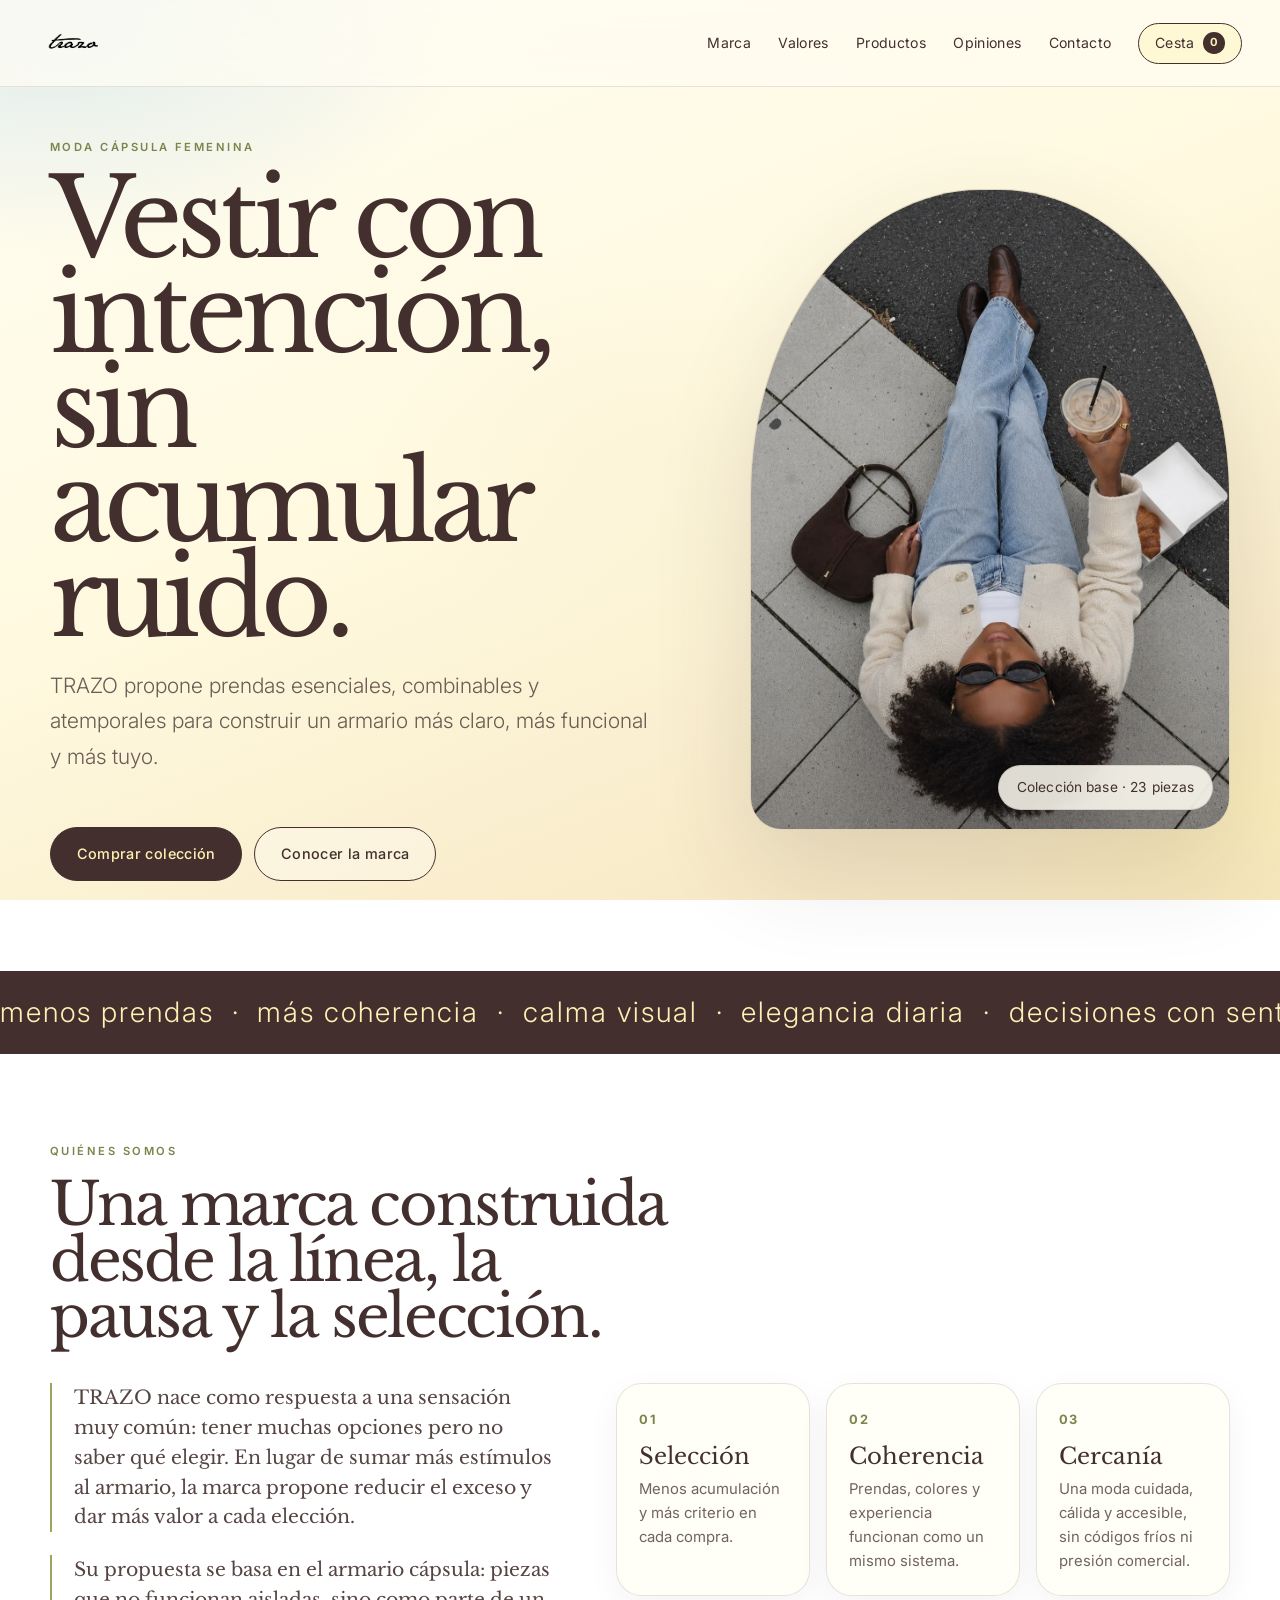
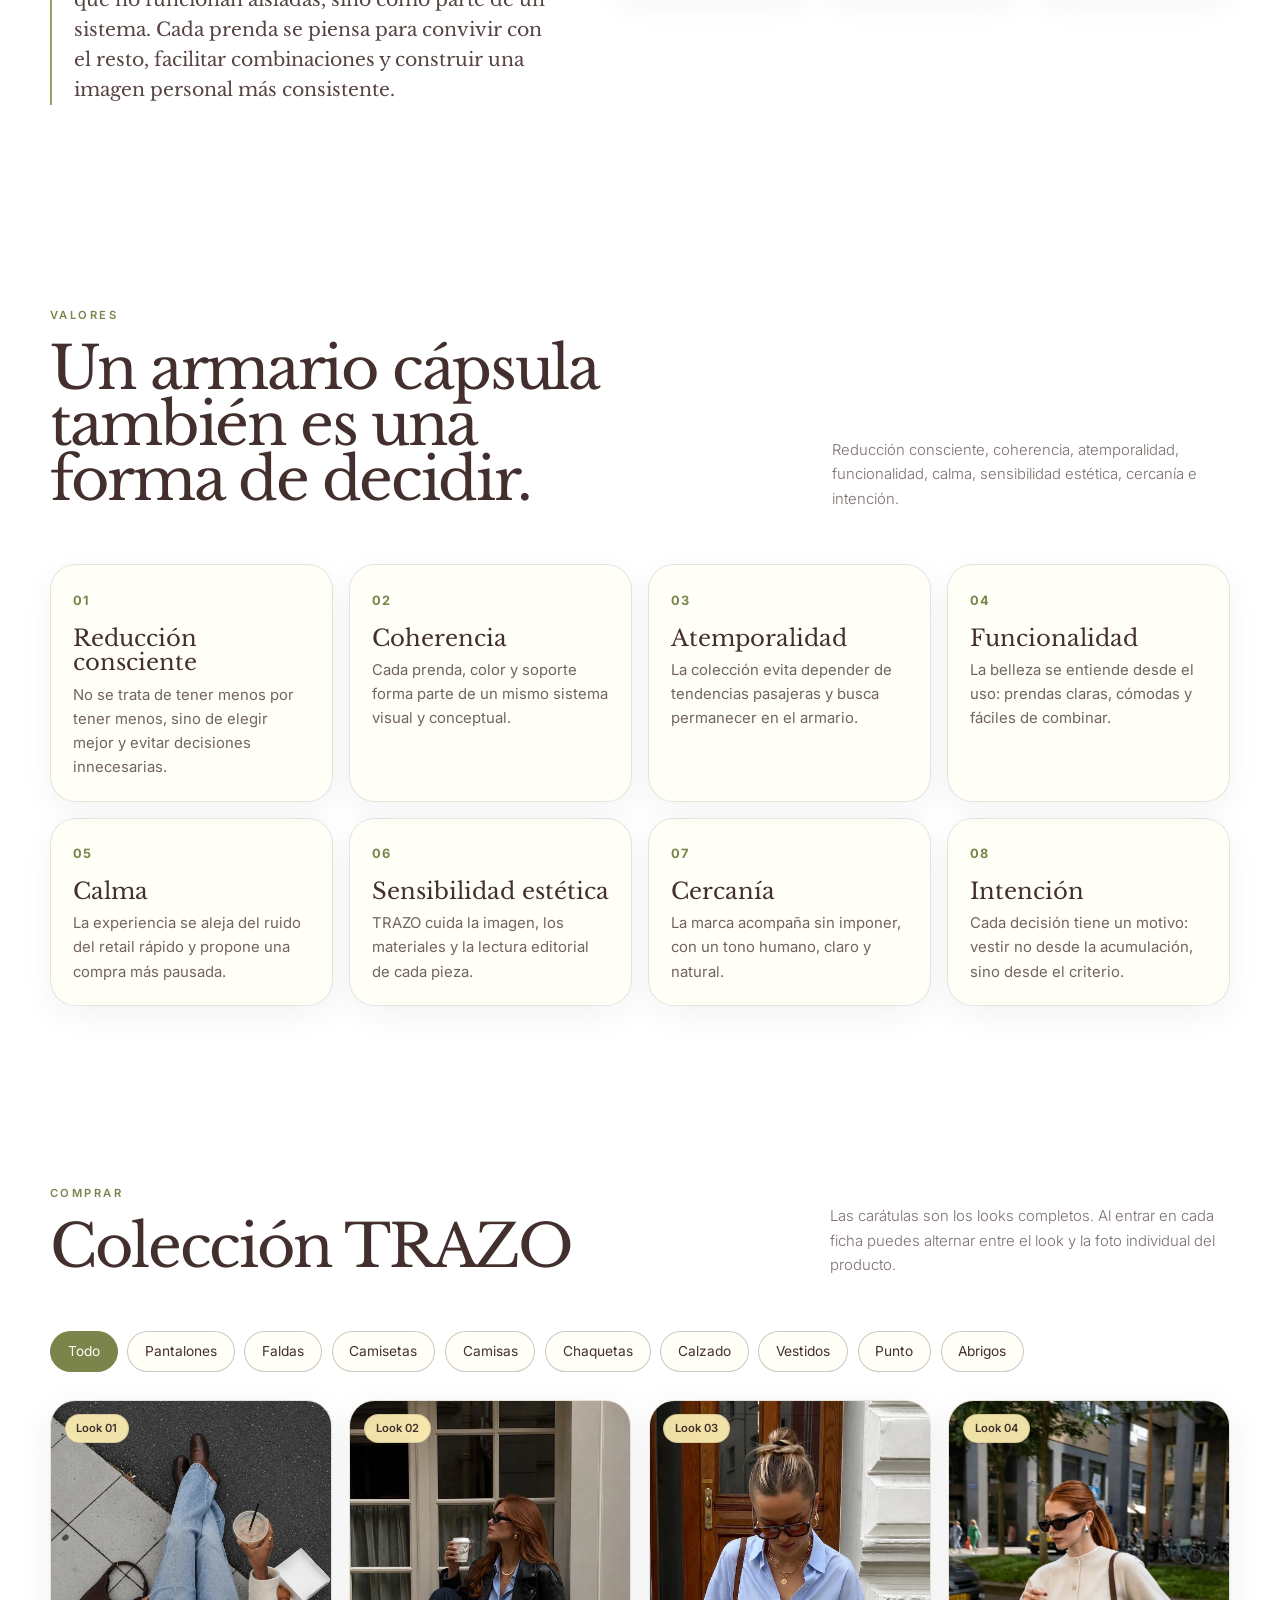
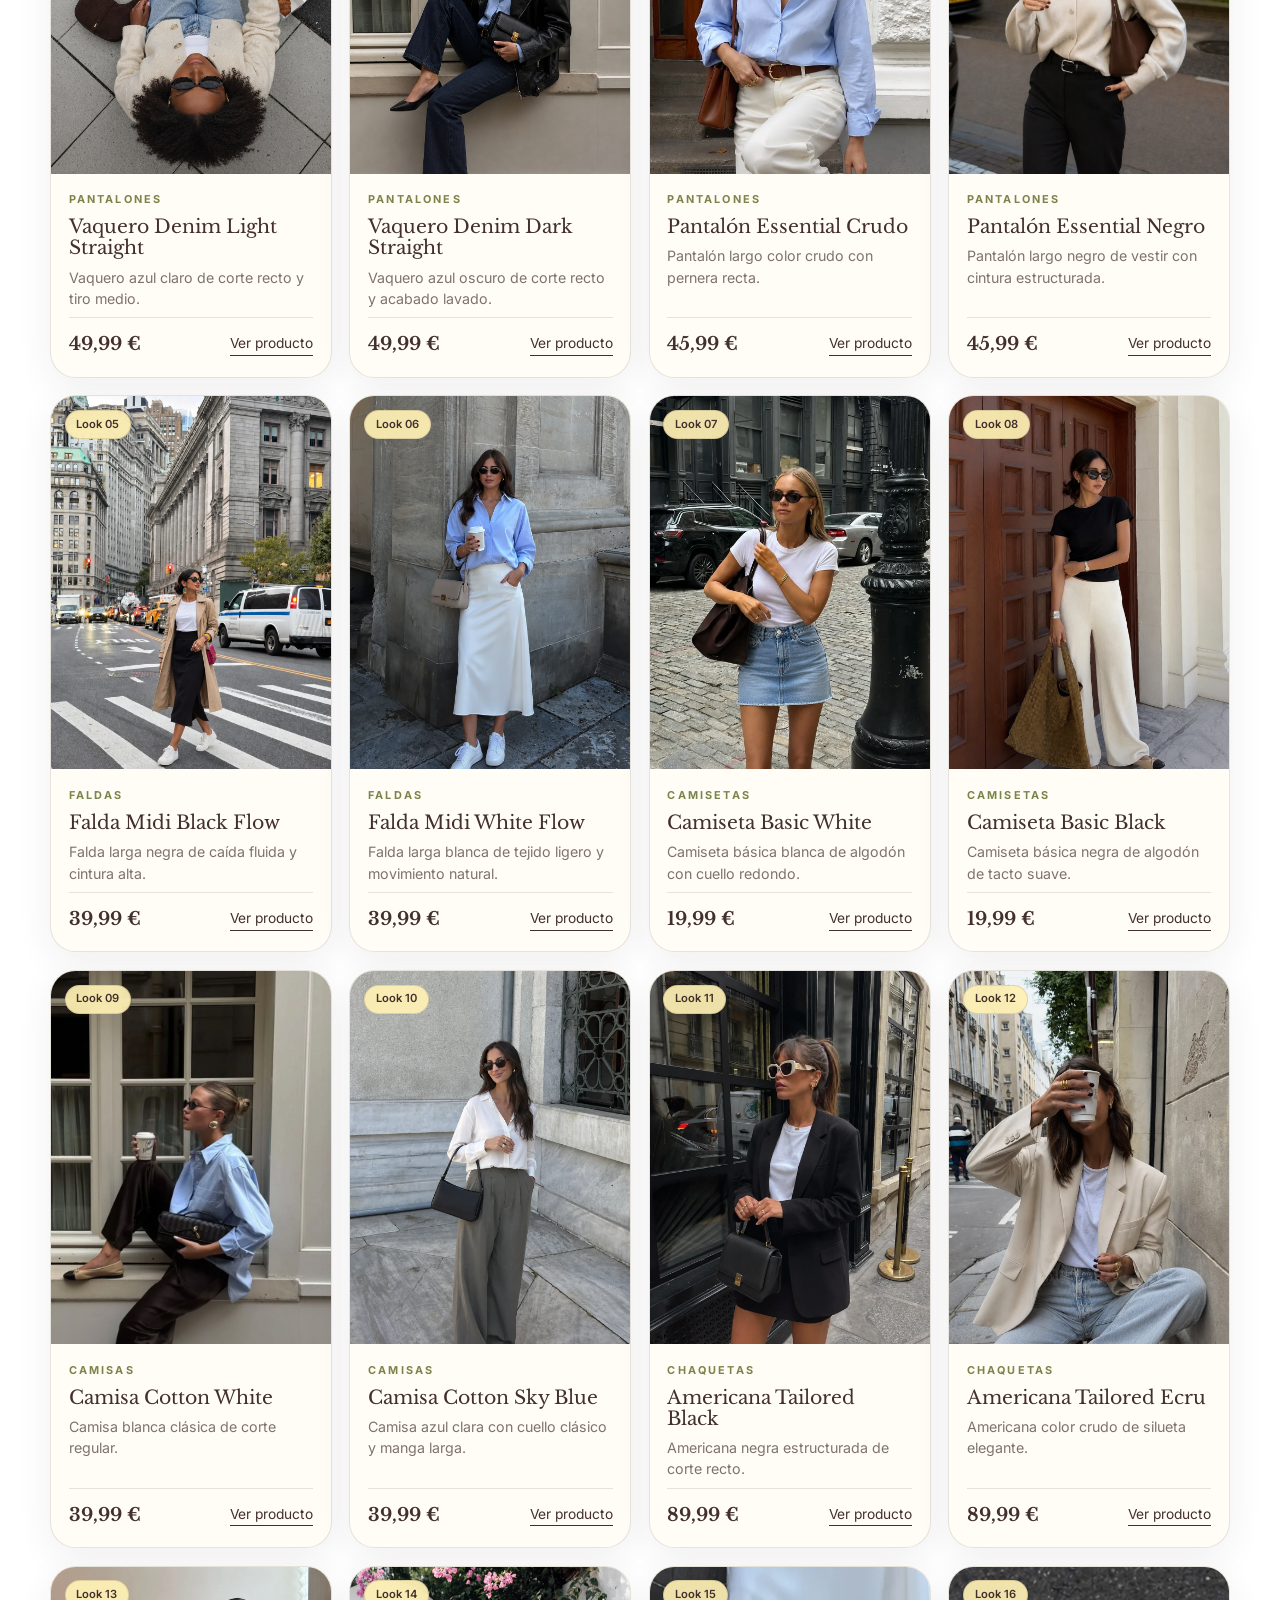
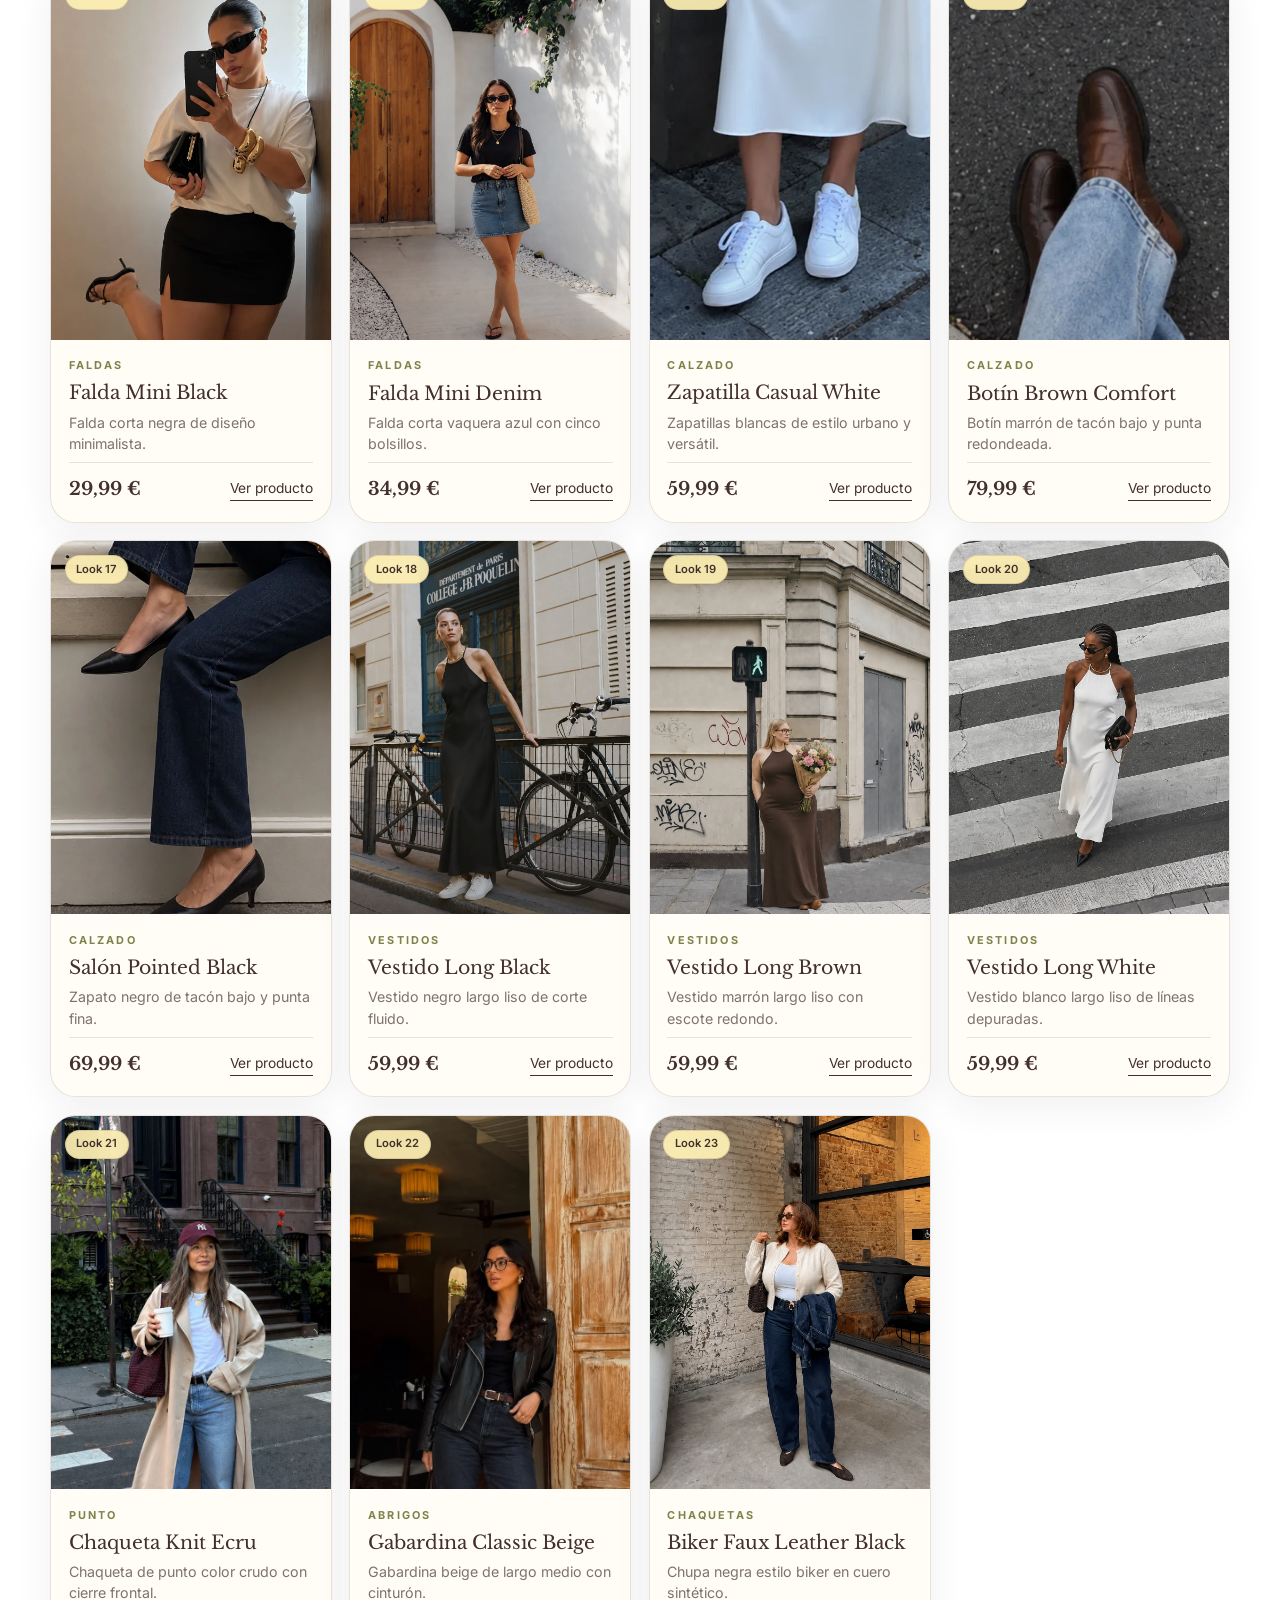
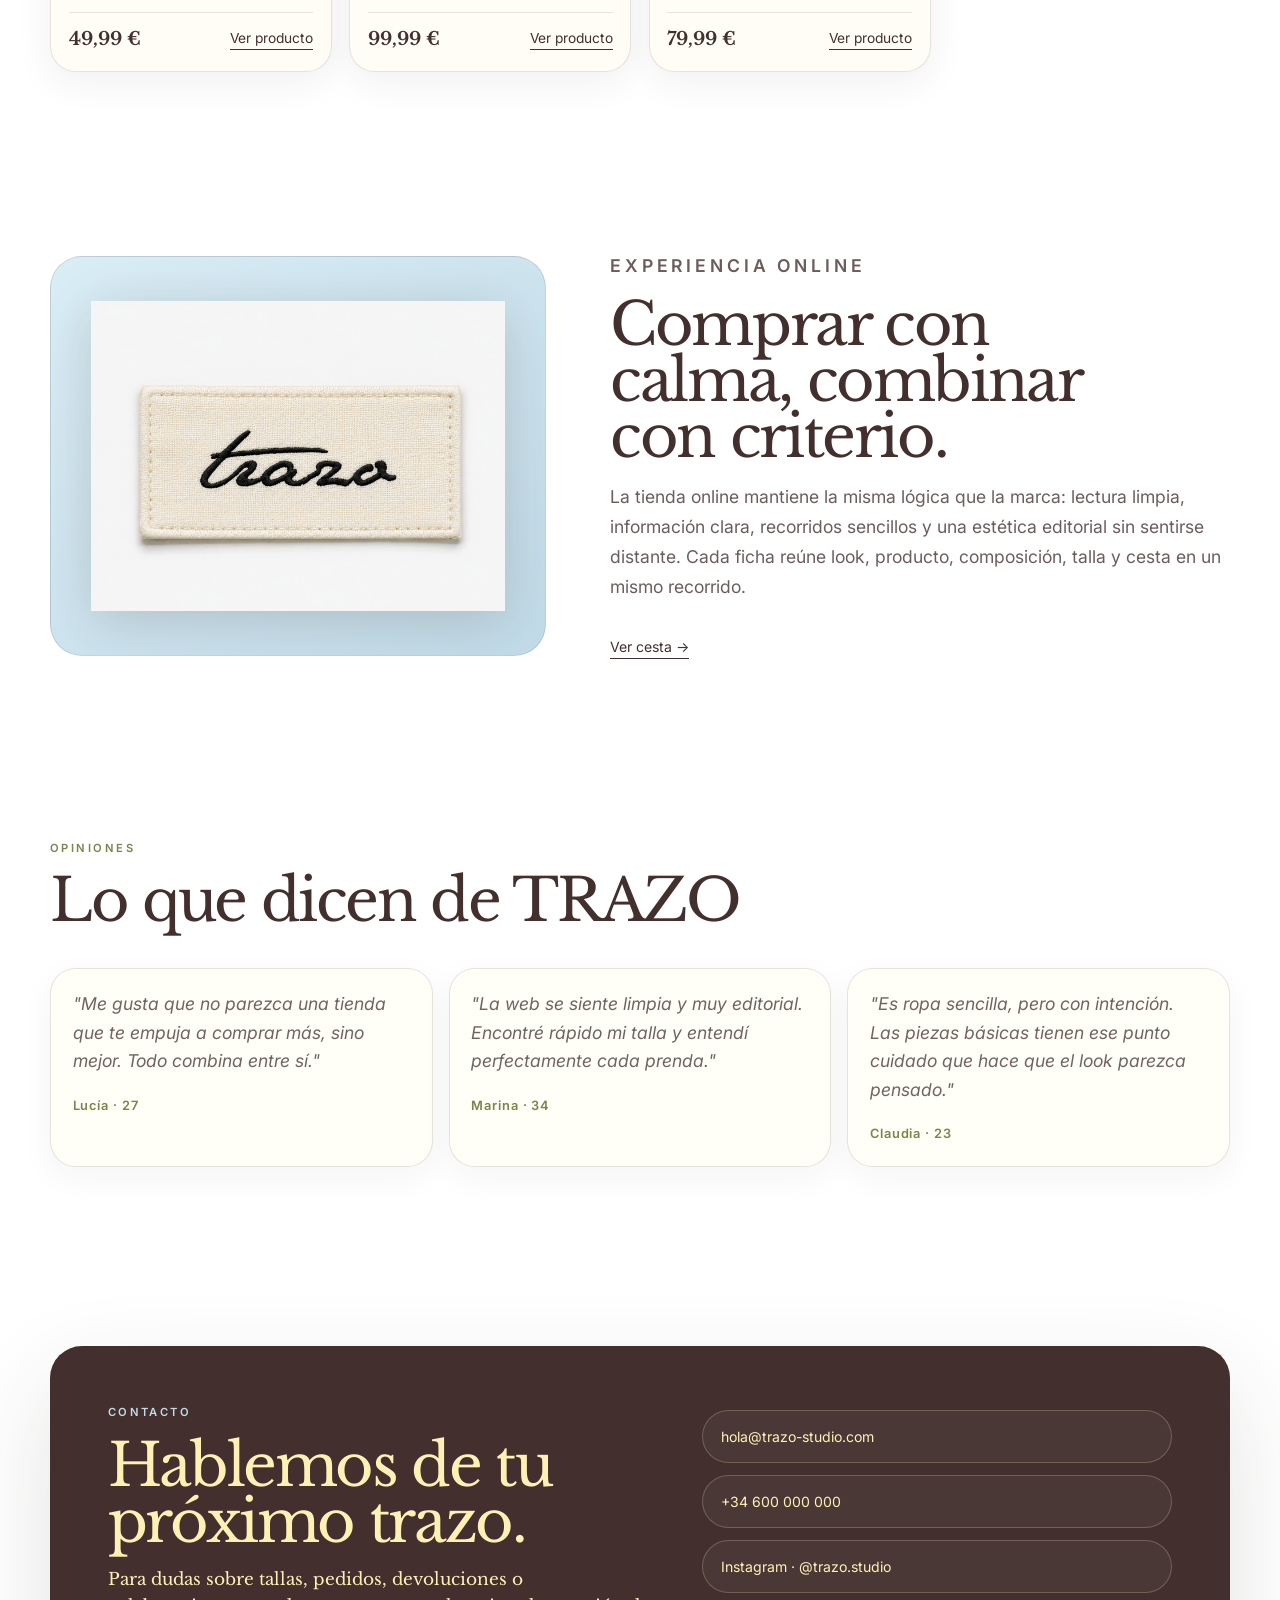
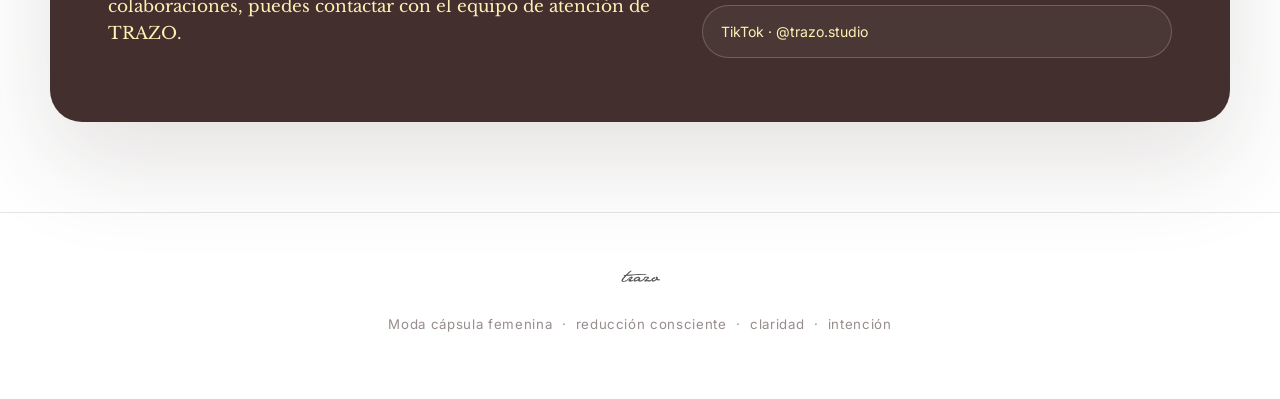
<file: TRAZO_web_FUNCIONAL_FINAL/index.html>
<!doctype html>
<html lang="es">
<head>
  <meta charset="utf-8">
  <meta name="viewport" content="width=device-width, initial-scale=1">
  <title>TRAZO · Moda cápsula femenina</title>
  <meta name="description" content="TRAZO es una marca de moda femenina basada en el armario cápsula: menos ruido, más intención y prendas coherentes para el día a día.">
  <meta name="theme-color" content="#fffdf3">
  <link rel="icon" href="assets/brand/trazo-logo.png">
  <link rel="preconnect" href="https://fonts.googleapis.com">
  <link rel="preconnect" href="https://fonts.gstatic.com" crossorigin>
  <link rel="stylesheet" href="styles.css">
  <script src="products.js" defer></script>
  <script src="app.js" defer></script>
</head>
<body data-page="home">
  <a class="skip-link" href="#contenido">Saltar al contenido</a>

  <!-- HEADER -->
  <header class="site-header" data-header>
    <a class="brand" href="index.html" aria-label="TRAZO, volver al inicio">
      <img src="assets/brand/trazo-logo.png" alt="TRAZO" class="brand-logo">
    </a>

    <button class="nav-toggle" type="button" aria-label="Abrir menú" aria-expanded="false" data-nav-toggle>
      <span></span><span></span>
    </button>

    <nav class="main-nav" data-nav aria-label="Navegación principal">
      <a href="#marca">Marca</a>
      <a href="#valores">Valores</a>
      <a href="#productos">Productos</a>
      <a href="#opiniones">Opiniones</a>
      <a href="#contacto">Contacto</a>
      <a class="cart-pill" href="cart.html" aria-label="Ver cesta">
        Cesta <strong data-cart-count>0</strong>
      </a>
    </nav>
  </header>

  <main id="contenido">

    <!-- HERO -->
    <section class="hero section-shell">
      <div class="hero-copy reveal">
        <p class="eyebrow">Moda cápsula femenina</p>
        <h1>Vestir con intención, sin acumular ruido.</h1>
        <p class="lead">TRAZO propone prendas esenciales, combinables y atemporales para construir un armario más claro, más funcional y más tuyo.</p>
        <div class="hero-actions">
          <a class="btn btn-primary" href="#productos">Comprar colección</a>
          <a class="btn btn-ghost" href="#marca">Conocer la marca</a>
        </div>
      </div>
      <div class="hero-visual reveal delay-1">
        <img src="assets/looks/look-01.webp" alt="Look editorial TRAZO — vaquero claro y camisa blanca" loading="eager">
        <div class="floating-note">Colección base · 23 piezas</div>
      </div>
    </section>

    <!-- MARQUEE -->
    <section class="statement-band" aria-label="Manifiesto de marca">
      <div class="statement-band-inner">
        <p>menos prendas &nbsp;·&nbsp; más coherencia &nbsp;·&nbsp; calma visual &nbsp;·&nbsp; elegancia diaria &nbsp;·&nbsp; decisiones con sentido &nbsp;&nbsp;&nbsp;&nbsp;&nbsp;&nbsp;</p>
        <p>menos prendas &nbsp;·&nbsp; más coherencia &nbsp;·&nbsp; calma visual &nbsp;·&nbsp; elegancia diaria &nbsp;·&nbsp; decisiones con sentido &nbsp;&nbsp;&nbsp;&nbsp;&nbsp;&nbsp;</p>
      </div>
    </section>

    <!-- MARCA -->
    <section class="about section-shell" id="marca">
      <div class="section-heading reveal">
        <p class="eyebrow">Quiénes somos</p>
        <h2>Una marca construida desde la línea, la pausa y la selección.</h2>
      </div>
      <div class="about-layout">
        <div class="about-text reveal">
          <p>TRAZO nace como respuesta a una sensación muy común: tener muchas opciones pero no saber qué elegir. En lugar de sumar más estímulos al armario, la marca propone reducir el exceso y dar más valor a cada elección.</p>
          <p>Su propuesta se basa en el armario cápsula: piezas que no funcionan aisladas, sino como parte de un sistema. Cada prenda se piensa para convivir con el resto, facilitar combinaciones y construir una imagen personal más consistente.</p>
        </div>
        <div class="about-cards">
          <article class="mini-card reveal delay-1">
            <span>01</span>
            <h3>Selección</h3>
            <p>Menos acumulación y más criterio en cada compra.</p>
          </article>
          <article class="mini-card reveal delay-2">
            <span>02</span>
            <h3>Coherencia</h3>
            <p>Prendas, colores y experiencia funcionan como un mismo sistema.</p>
          </article>
          <article class="mini-card reveal delay-3">
            <span>03</span>
            <h3>Cercanía</h3>
            <p>Una moda cuidada, cálida y accesible, sin códigos fríos ni presión comercial.</p>
          </article>
        </div>
      </div>
    </section>

    <!-- VALORES -->
    <section class="values section-shell" id="valores">
      <div class="section-heading split reveal">
        <div>
          <p class="eyebrow">Valores</p>
          <h2>Un armario cápsula también es una forma de decidir.</h2>
        </div>
        <p class="section-note">Reducción consciente, coherencia, atemporalidad, funcionalidad, calma, sensibilidad estética, cercanía e intención.</p>
      </div>
      <div class="values-grid" data-values-grid></div>
    </section>

    <!-- PRODUCTOS -->
    <section class="products section-shell" id="productos">
      <div class="section-heading split reveal">
        <div>
          <p class="eyebrow">Comprar</p>
          <h2>Colección TRAZO</h2>
        </div>
        <p class="section-note">Las carátulas son los looks completos. Al entrar en cada ficha puedes alternar entre el look y la foto individual del producto.</p>
      </div>
      <div class="filter-row reveal delay-1" data-filters aria-label="Filtrar productos"></div>
      <div class="product-grid" data-product-grid></div>
    </section>

    <!-- EDITORIAL -->
    <section class="editorial-block section-shell">
      <div class="editorial-image reveal">
        <img src="assets/brand/trazo-etiqueta.png" alt="Etiqueta de marca TRAZO">
      </div>
      <div class="editorial-copy reveal delay-1">
        <p class="eyebrow">Experiencia online</p>
        <h2>Comprar con calma, combinar con criterio.</h2>
        <p>La tienda online mantiene la misma lógica que la marca: lectura limpia, información clara, recorridos sencillos y una estética editorial sin sentirse distante. Cada ficha reúne look, producto, composición, talla y cesta en un mismo recorrido.</p>
        <a class="text-link" href="cart.html">Ver cesta →</a>
      </div>
    </section>

    <!-- OPINIONES -->
    <section class="reviews section-shell" id="opiniones">
      <div class="section-heading reveal">
        <p class="eyebrow">Opiniones</p>
        <h2>Lo que dicen de TRAZO</h2>
      </div>
      <div class="review-grid">
        <article class="review-card reveal">
          <p>"Me gusta que no parezca una tienda que te empuja a comprar más, sino mejor. Todo combina entre sí."</p>
          <span>Lucía · 27</span>
        </article>
        <article class="review-card reveal delay-1">
          <p>"La web se siente limpia y muy editorial. Encontré rápido mi talla y entendí perfectamente cada prenda."</p>
          <span>Marina · 34</span>
        </article>
        <article class="review-card reveal delay-2">
          <p>"Es ropa sencilla, pero con intención. Las piezas básicas tienen ese punto cuidado que hace que el look parezca pensado."</p>
          <span>Claudia · 23</span>
        </article>
      </div>
    </section>

    <!-- CONTACTO -->
    <section class="contact section-shell" id="contacto">
      <div class="contact-panel reveal">
        <div>
          <p class="eyebrow">Contacto</p>
          <h2>Hablemos de tu próximo trazo.</h2>
          <p>Para dudas sobre tallas, pedidos, devoluciones o colaboraciones, puedes contactar con el equipo de atención de TRAZO.</p>
        </div>
        <div class="contact-list">
          <a href="mailto:hola@trazo-studio.com">hola@trazo-studio.com</a>
          <a href="tel:+34600000000">+34 600 000 000</a>
          <a href="https://www.instagram.com/" target="_blank" rel="noreferrer">Instagram · @trazo.studio</a>
          <a href="https://www.tiktok.com/" target="_blank" rel="noreferrer">TikTok · @trazo.studio</a>
        </div>
      </div>
    </section>

  </main>

  <!-- FOOTER -->
  <footer class="site-footer">
    <img src="assets/brand/trazo-logo.png" alt="TRAZO">
    <p>Moda cápsula femenina &nbsp;·&nbsp; reducción consciente &nbsp;·&nbsp; claridad &nbsp;·&nbsp; intención</p>
  </footer>

  <div class="toast" data-toast role="status" aria-live="polite"></div>
</body>
</html>
</file>
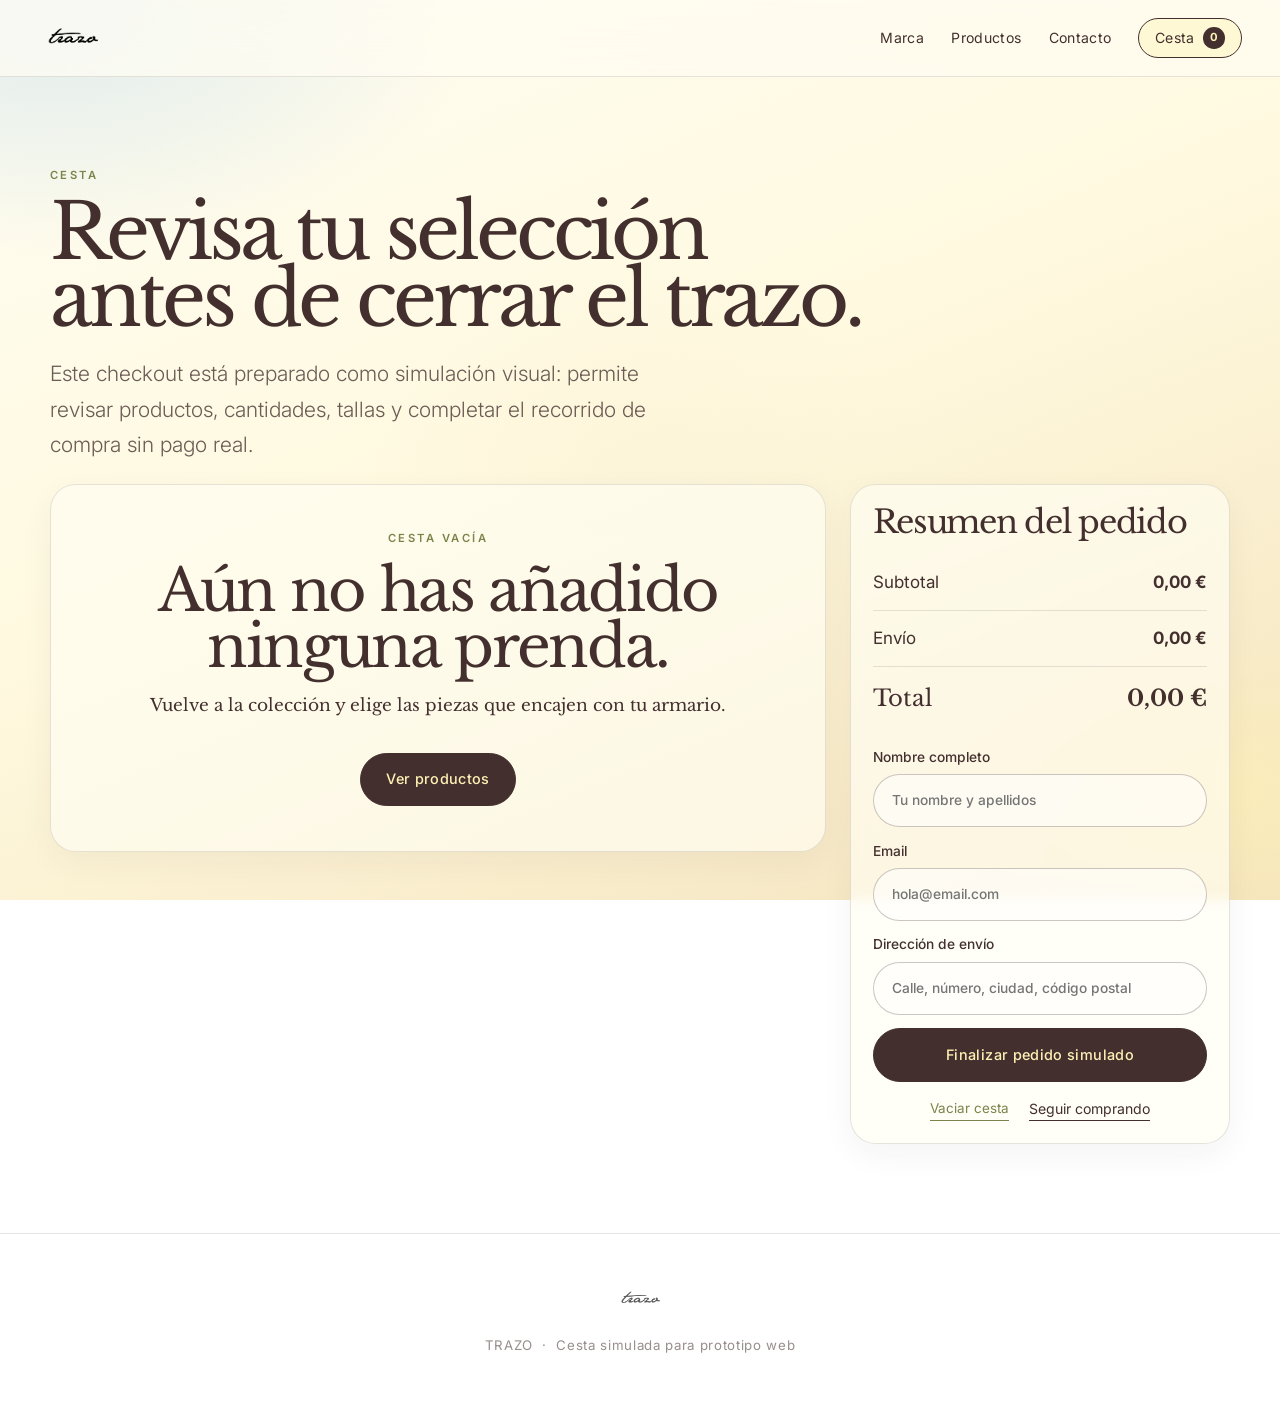
<file: TRAZO_web_FUNCIONAL_FINAL/cart.html>
<!doctype html>
<html lang="es">
<head>
  <meta charset="utf-8">
  <meta name="viewport" content="width=device-width, initial-scale=1">
  <title>Cesta · TRAZO</title>
  <meta name="description" content="Cesta de compra TRAZO — revisa tu selección, cantidades y tallas antes de completar tu pedido.">
  <meta name="theme-color" content="#fffdf3">
  <link rel="icon" href="assets/brand/trazo-logo.png">
  <link rel="preconnect" href="https://fonts.googleapis.com">
  <link rel="preconnect" href="https://fonts.gstatic.com" crossorigin>
  <link rel="stylesheet" href="styles.css">
  <script src="products.js" defer></script>
  <script src="app.js" defer></script>
</head>
<body data-page="cart">
  <a class="skip-link" href="#contenido">Saltar al contenido</a>

  <!-- HEADER -->
  <header class="site-header compact" data-header>
    <a class="brand" href="index.html" aria-label="TRAZO, volver al inicio">
      <img src="assets/brand/trazo-logo.png" alt="TRAZO" class="brand-logo">
    </a>
    <button class="nav-toggle" type="button" aria-label="Abrir menú" aria-expanded="false" data-nav-toggle>
      <span></span><span></span>
    </button>
    <nav class="main-nav" data-nav aria-label="Navegación principal">
      <a href="index.html#marca">Marca</a>
      <a href="index.html#productos">Productos</a>
      <a href="index.html#contacto">Contacto</a>
      <a class="cart-pill" href="cart.html" aria-label="Ver cesta">
        Cesta <strong data-cart-count>0</strong>
      </a>
    </nav>
  </header>

  <!-- CESTA -->
  <main id="contenido" class="cart-page section-shell">

    <!-- ENCABEZADO -->
    <section class="cart-heading reveal">
      <p class="eyebrow">Cesta</p>
      <h1>Revisa tu selección antes de cerrar el trazo.</h1>
      <p class="lead">Este checkout está preparado como simulación visual: permite revisar productos, cantidades, tallas y completar el recorrido de compra sin pago real.</p>
    </section>

    <!-- LAYOUT CESTA + RESUMEN -->
    <section class="cart-layout">

      <!-- LISTA DE PRODUCTOS -->
      <div class="cart-items reveal" data-cart-items></div>

      <!-- PANEL RESUMEN -->
      <aside class="cart-summary reveal delay-1" data-cart-summary>
        <h2>Resumen del pedido</h2>

        <div class="summary-row">
          <span>Subtotal</span>
          <strong data-subtotal>0,00 €</strong>
        </div>
        <div class="summary-row">
          <span>Envío</span>
          <strong data-shipping>0,00 €</strong>
        </div>
        <div class="summary-row total">
          <span>Total</span>
          <strong data-total>0,00 €</strong>
        </div>

        <form class="checkout-form" data-checkout-form autocomplete="on">
          <label>
            Nombre completo
            <input type="text" name="name" placeholder="Tu nombre y apellidos" autocomplete="name" required>
          </label>
          <label>
            Email
            <input type="email" name="email" placeholder="hola@email.com" autocomplete="email" required>
          </label>
          <label>
            Dirección de envío
            <input type="text" name="address" placeholder="Calle, número, ciudad, código postal" autocomplete="street-address" required>
          </label>
          <button class="btn btn-primary full" type="submit">Finalizar pedido simulado</button>
        </form>

        <div style="display:flex;gap:1.2rem;margin-top:.8rem;justify-content:center;flex-wrap:wrap">
          <button class="text-button" type="button" data-clear-cart>Vaciar cesta</button>
          <a class="text-link" href="index.html#productos" style="margin-top:0">Seguir comprando</a>
        </div>
      </aside>

    </section>
  </main>

  <!-- FOOTER -->
  <footer class="site-footer">
    <img src="assets/brand/trazo-logo.png" alt="TRAZO">
    <p>TRAZO &nbsp;·&nbsp; Cesta simulada para prototipo web</p>
  </footer>

  <div class="toast" data-toast role="status" aria-live="polite"></div>
</body>
</html>
</file>
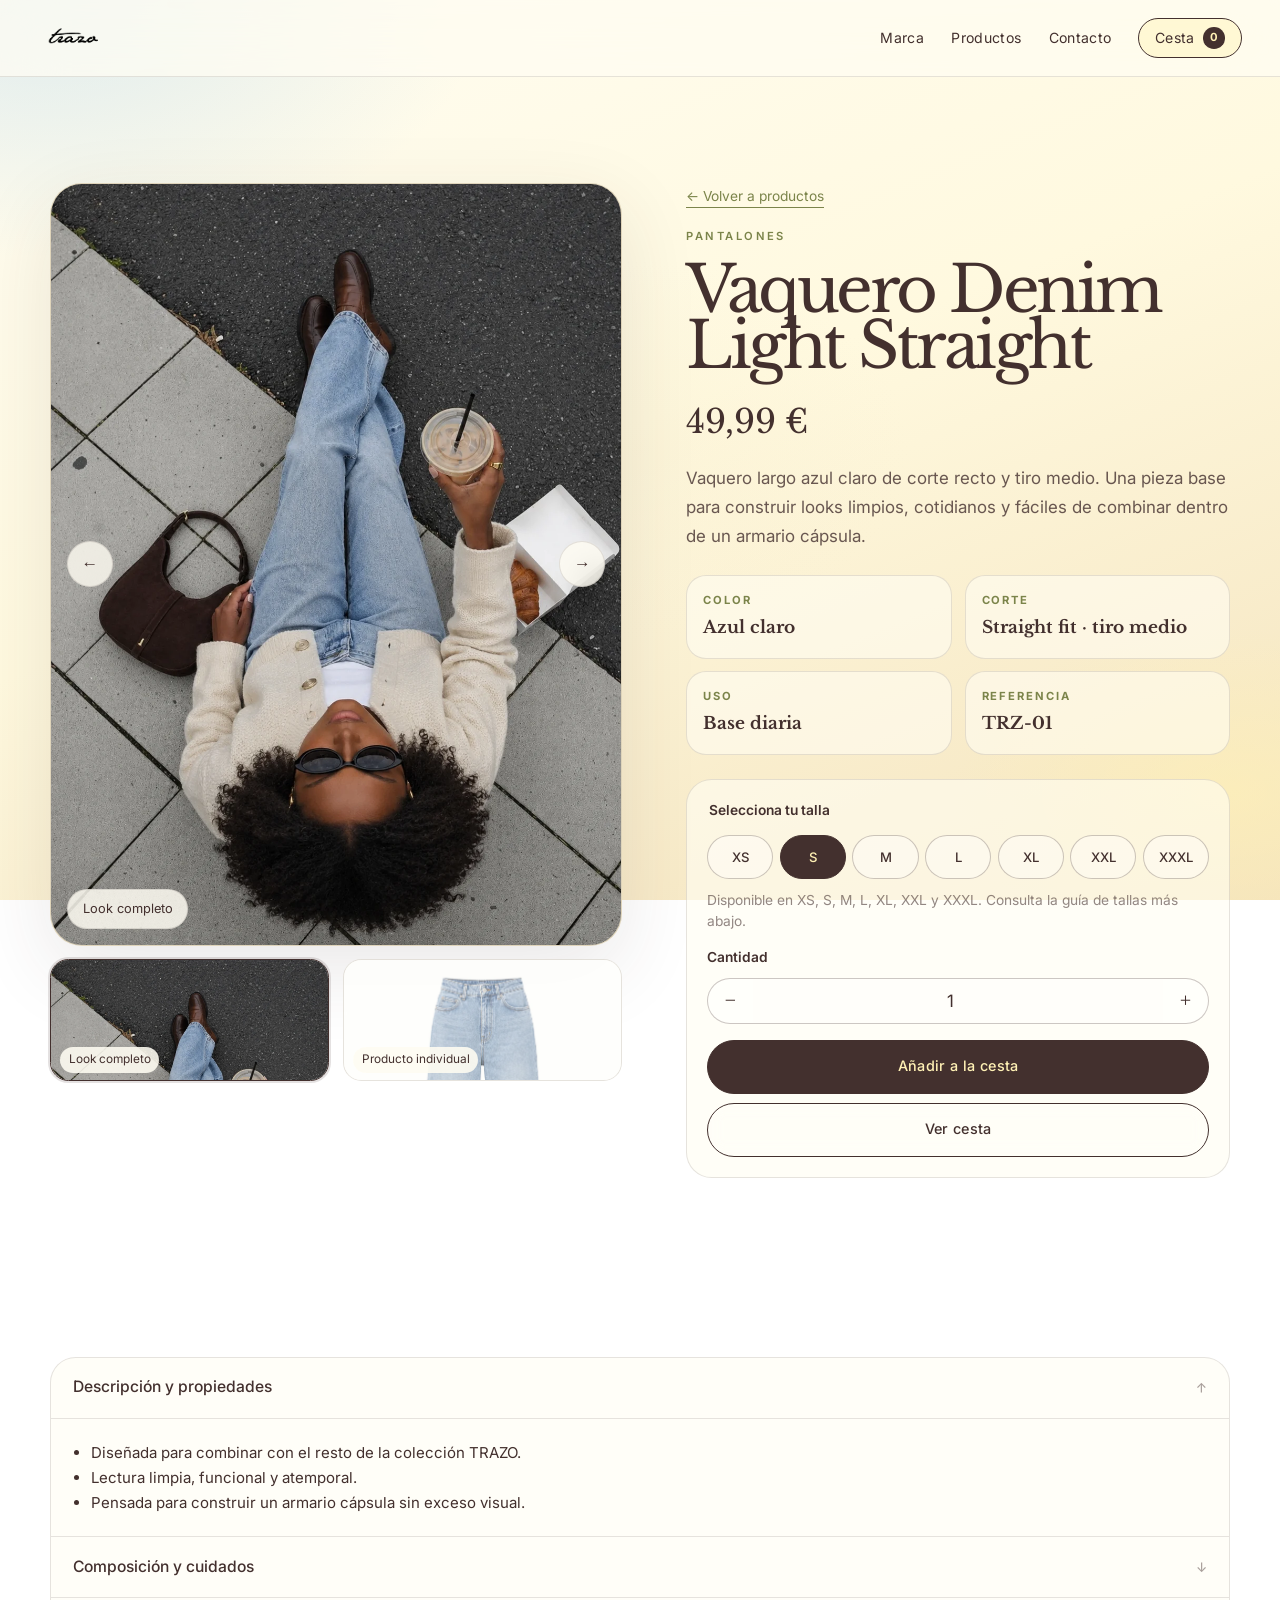
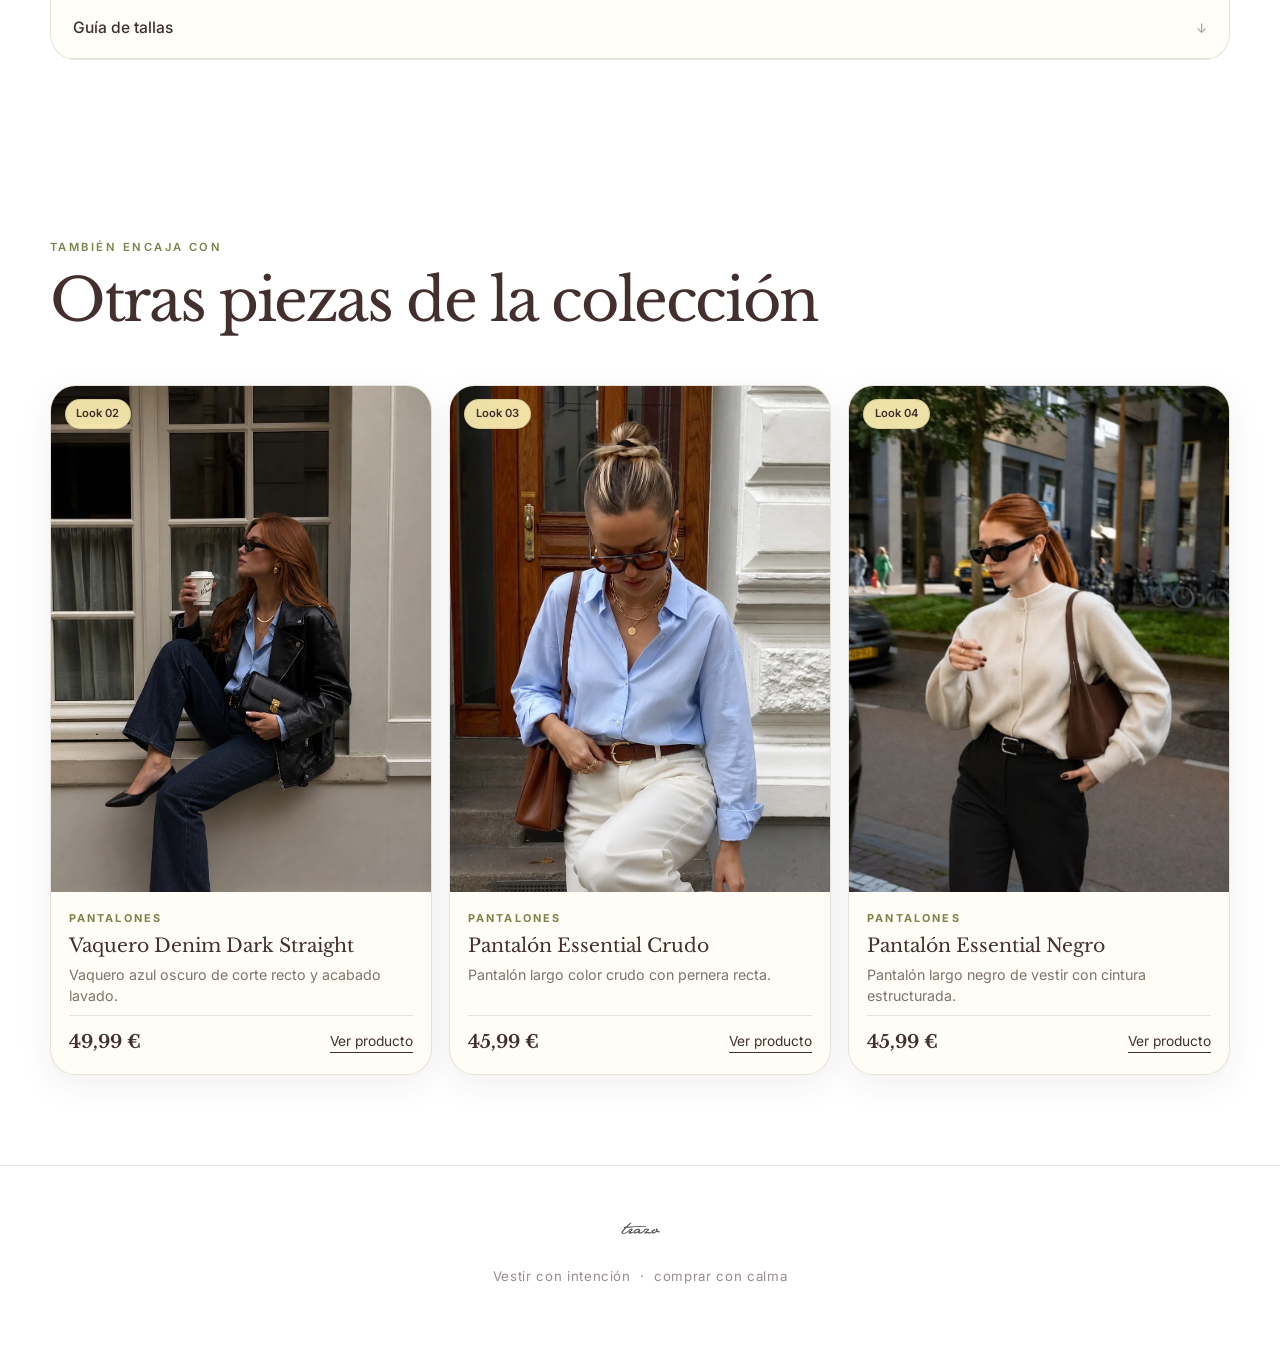
<file: TRAZO_web_FUNCIONAL_FINAL/product.html>
<!doctype html>
<html lang="es">
<head>
  <meta charset="utf-8">
  <meta name="viewport" content="width=device-width, initial-scale=1">
  <title>Producto · TRAZO</title>
  <meta name="description" content="Ficha de producto TRAZO con look completo, foto individual, selector de talla, composición y cesta.">
  <meta name="theme-color" content="#fffdf3">
  <link rel="icon" href="assets/brand/trazo-logo.png">
  <link rel="preconnect" href="https://fonts.googleapis.com">
  <link rel="preconnect" href="https://fonts.gstatic.com" crossorigin>
  <link rel="stylesheet" href="styles.css">
  <script src="products.js" defer></script>
  <script src="app.js" defer></script>
</head>
<body data-page="product">
  <a class="skip-link" href="#contenido">Saltar al contenido</a>

  <!-- HEADER -->
  <header class="site-header compact" data-header>
    <a class="brand" href="index.html" aria-label="TRAZO, volver al inicio">
      <img src="assets/brand/trazo-logo.png" alt="TRAZO" class="brand-logo">
    </a>
    <button class="nav-toggle" type="button" aria-label="Abrir menú" aria-expanded="false" data-nav-toggle>
      <span></span><span></span>
    </button>
    <nav class="main-nav" data-nav aria-label="Navegación principal">
      <a href="index.html#marca">Marca</a>
      <a href="index.html#productos">Productos</a>
      <a href="index.html#contacto">Contacto</a>
      <a class="cart-pill" href="cart.html" aria-label="Ver cesta">
        Cesta <strong data-cart-count>0</strong>
      </a>
    </nav>
  </header>

  <!-- FICHA DE PRODUCTO -->
  <main id="contenido" class="product-page-shell" data-product-detail>
    <section class="product-detail section-shell">

      <!-- GALERÍA -->
      <div class="product-gallery reveal" data-gallery>
        <div class="gallery-frame">
          <img data-gallery-image src="" alt="" loading="eager">
          <button class="gallery-arrow prev" type="button" data-gallery-prev aria-label="Ver imagen anterior">&#8592;</button>
          <button class="gallery-arrow next" type="button" data-gallery-next aria-label="Ver imagen siguiente">&#8594;</button>
          <span class="gallery-label" data-gallery-label>Look completo</span>
        </div>
        <div class="gallery-thumbs" data-gallery-thumbs></div>
      </div>

      <!-- INFO + FORMULARIO -->
      <article class="product-info reveal delay-1">
        <a class="back-link" href="index.html#productos">&#8592; Volver a productos</a>
        <p class="eyebrow" data-product-category></p>
        <h1 data-product-name></h1>
        <p class="price" data-product-price></p>
        <p class="product-description" data-product-description></p>

        <div class="product-meta-grid">
          <div><span>Color</span><strong data-product-color></strong></div>
          <div><span>Corte</span><strong data-product-fit></strong></div>
          <div><span>Uso</span><strong data-product-use></strong></div>
          <div><span>Referencia</span><strong data-product-sku></strong></div>
        </div>

        <form class="product-form" data-add-form>
          <fieldset>
            <legend>Selecciona tu talla</legend>
            <div class="size-grid" data-size-grid></div>
            <p class="size-helper">Disponible en XS, S, M, L, XL, XXL y XXXL. Consulta la guía de tallas más abajo.</p>
          </fieldset>

          <label class="quantity-label" for="quantity">Cantidad</label>
          <div class="quantity-control">
            <button type="button" data-qty-minus aria-label="Restar una unidad">&#8722;</button>
            <input id="quantity" name="quantity" type="number" value="1" min="1" max="9" data-qty-input>
            <button type="button" data-qty-plus aria-label="Añadir una unidad">&#43;</button>
          </div>

          <button class="btn btn-primary full" type="submit">Añadir a la cesta</button>
          <a class="btn btn-ghost full" href="cart.html" style="margin-top:.6rem">Ver cesta</a>
        </form>
      </article>
    </section>

    <!-- ACORDEÓN DE DETALLES -->
    <section class="product-tabs section-shell reveal">
      <div class="accordion" data-accordion>

        <button type="button" aria-expanded="true">Descripción y propiedades</button>
        <div class="accordion-panel open">
          <ul data-product-properties></ul>
        </div>

        <button type="button" aria-expanded="false">Composición y cuidados</button>
        <div class="accordion-panel">
          <p><strong>Composición:</strong> <span data-product-composition></span></p>
          <p><strong>Cuidados:</strong> <span data-product-care></span></p>
        </div>

        <button type="button" aria-expanded="false">Guía de tallas</button>
        <div class="accordion-panel">
          <div class="size-table-wrap">
            <table class="size-table">
              <thead>
                <tr><th>Talla</th><th>Pecho</th><th>Cintura</th><th>Cadera</th></tr>
              </thead>
              <tbody>
                <tr><td>XS</td><td>78–82 cm</td><td>60–64 cm</td><td>86–90 cm</td></tr>
                <tr><td>S</td><td>83–87 cm</td><td>65–69 cm</td><td>91–95 cm</td></tr>
                <tr><td>M</td><td>88–92 cm</td><td>70–74 cm</td><td>96–100 cm</td></tr>
                <tr><td>L</td><td>93–99 cm</td><td>75–81 cm</td><td>101–107 cm</td></tr>
                <tr><td>XL</td><td>100–106 cm</td><td>82–88 cm</td><td>108–114 cm</td></tr>
                <tr><td>XXL</td><td>107–114 cm</td><td>89–96 cm</td><td>115–122 cm</td></tr>
                <tr><td>XXXL</td><td>115–122 cm</td><td>97–104 cm</td><td>123–130 cm</td></tr>
              </tbody>
            </table>
          </div>
          <p class="size-helper">Para calzado, la selección funciona como equivalencia interna de stock en el prototipo.</p>
        </div>

      </div>
    </section>

    <!-- PRODUCTOS RELACIONADOS -->
    <section class="related section-shell">
      <div class="section-heading split reveal">
        <div>
          <p class="eyebrow">También encaja con</p>
          <h2>Otras piezas de la colección</h2>
        </div>
      </div>
      <div class="product-grid small" data-related-grid></div>
    </section>

  </main>

  <!-- FOOTER -->
  <footer class="site-footer">
    <img src="assets/brand/trazo-logo.png" alt="TRAZO">
    <p>Vestir con intención &nbsp;·&nbsp; comprar con calma</p>
  </footer>

  <div class="toast" data-toast role="status" aria-live="polite"></div>
</body>
</html>
</file>
<file: TRAZO_web_FUNCIONAL_FINAL/styles.css>
/* ══════════════════════════════════════════════
   TRAZO · Tienda Online · styles.css
   Paleta: Buttermilk #FFF1B5 · Olive #7B844A
           Pastel Blue #C1DBE8 · Old Burgundy #43302E
   Tipografía: Libre Baskerville (serif) · Inter (sans)
   ══════════════════════════════════════════════ */

@import url('https://fonts.googleapis.com/css2?family=Libre+Baskerville:ital,wght@0,400;0,700;1,400&family=Inter:wght@300;400;500;600&display=swap');

/* ── TOKENS ──────────────────────────────────── */
:root {
  --buttermilk:       #fff1b5;
  --buttermilk-soft:  #fff9df;
  --buttermilk-dim:   rgba(255,241,181,.45);
  --olive:            #7b844a;
  --olive-light:      #9aa560;
  --olive-dim:        rgba(123,132,74,.15);
  --blue:             #c1dbe8;
  --blue-soft:        #daeef7;
  --burgundy:         #43302e;
  --burgundy-soft:    #5a4340;
  --burgundy-dim:     rgba(67,48,46,.08);
  --paper:            #fffdf3;
  --cream:            #f7edcf;
  --line:             rgba(67,48,46,.13);
  --line-strong:      rgba(67,48,46,.27);
  --shadow:           0 24px 80px rgba(67,48,46,.11);
  --shadow-sm:        0 8px 28px rgba(67,48,46,.09);
  --shadow-lg:        0 40px 100px rgba(67,48,46,.14);
  --font-serif:       'Libre Baskerville', 'Baskerville Old Face', Baskerville, Georgia, serif;
  --font-sans:        'Inter', system-ui, -apple-system, sans-serif;
  --radius-card:      1.6rem;
  --radius-pill:      999px;
  --ease:             cubic-bezier(.4, 0, .2, 1);
  --trans:            .26s var(--ease);
  --trans-slow:       .55s var(--ease);
}

/* ── RESET ───────────────────────────────────── */
*, *::before, *::after { box-sizing: border-box; }

html {
  scroll-behavior: smooth;
  -webkit-font-smoothing: antialiased;
  -moz-osx-font-smoothing: grayscale;
  text-rendering: optimizeLegibility;
}

body {
  margin: 0;
  font-family: var(--font-serif);
  font-size: 17px;
  line-height: 1.58;
  color: var(--burgundy);
  background:
    radial-gradient(ellipse 65% 55% at 4% 0%, rgba(193,219,232,.52) 0%, transparent 52%),
    radial-gradient(ellipse 45% 38% at 96% 88%, rgba(255,241,181,.58) 0%, transparent 48%),
    radial-gradient(ellipse 30% 30% at 50% 50%, rgba(247,237,207,.3) 0%, transparent 70%),
    linear-gradient(158deg, var(--paper) 0%, var(--buttermilk-soft) 48%, #f4e3bd 100%);
  background-attachment: fixed;
}

body.nav-open { overflow: hidden; }

img { max-width: 100%; display: block; }
a   { color: inherit; text-decoration: none; }
button, input, select, textarea { font: inherit; color: inherit; }
p { margin-top: 0; }
ul { margin: 0; }

.skip-link {
  position: absolute; left: -999px; top: 1rem;
  background: var(--burgundy); color: var(--buttermilk);
  padding: .7rem 1.1rem; z-index: 1000;
  border-radius: var(--radius-pill);
  font-family: var(--font-sans); font-size: .85rem;
}
.skip-link:focus { left: 1rem; }

/* ── HEADER ──────────────────────────────────── */
.site-header {
  position: sticky; top: 0; z-index: 100;
  display: flex; align-items: center;
  justify-content: space-between; gap: 2rem;
  padding: 1.1rem clamp(1rem, 3vw, 2.8rem);
  background: rgba(255, 253, 243, .75);
  backdrop-filter: blur(30px) saturate(1.5);
  -webkit-backdrop-filter: blur(30px) saturate(1.5);
  border-bottom: 1px solid var(--line);
  transition: padding var(--trans), background var(--trans), box-shadow var(--trans);
}
.site-header.compact  { padding-block: .78rem; }
.site-header.scrolled {
  background: rgba(255, 253, 243, .94);
  box-shadow: 0 4px 28px rgba(67,48,46,.09);
}

.brand { display: inline-flex; align-items: center; gap: .8rem; transition: opacity var(--trans); }
.brand:hover { opacity: .75; }
.brand-logo { height: clamp(32px, 4vw, 52px); width: auto; object-fit: contain; }

.main-nav {
  display: flex; align-items: center;
  gap: clamp(.8rem, 2vw, 1.8rem);
  font-family: var(--font-sans); font-size: .88rem;
  letter-spacing: .025em; font-weight: 400;
}
.main-nav a {
  position: relative; padding: .38rem .05rem;
  transition: color var(--trans);
}
.main-nav a:not(.cart-pill)::after {
  content: ''; position: absolute;
  left: 0; right: 0; bottom: .08rem; height: 1px;
  background: currentColor;
  transform: scaleX(0); transform-origin: left;
  transition: transform var(--trans);
}
.main-nav a:hover::after { transform: scaleX(1); }

.cart-pill {
  border: 1.5px solid var(--burgundy);
  border-radius: var(--radius-pill);
  padding: .52rem 1rem !important;
  background: var(--buttermilk-dim);
  display: flex; align-items: center; gap: .3rem;
  transition: background var(--trans), transform var(--trans), box-shadow var(--trans);
}
.cart-pill:hover {
  background: rgba(255,241,181,.82);
  transform: translateY(-1px);
  box-shadow: var(--shadow-sm);
}
.cart-pill::after { display: none !important; }
.cart-pill strong {
  display: inline-grid; place-items: center;
  min-width: 1.35rem; height: 1.35rem;
  border-radius: 50%;
  background: var(--burgundy); color: var(--buttermilk);
  font-size: .7rem; margin-left: .22rem;
  transition: transform var(--trans);
}
.cart-pill:hover strong { transform: scale(1.18); }

.nav-toggle {
  display: none; background: transparent; border: 0;
  width: 44px; height: 44px; padding: 0;
  position: relative; z-index: 120; cursor: pointer;
}
.nav-toggle span {
  display: block; width: 26px; height: 1.5px;
  background: var(--burgundy); margin: 6px auto;
  transition: transform var(--trans), opacity var(--trans);
  border-radius: 2px;
}
body.nav-open .nav-toggle span:first-child { transform: translateY(7.5px) rotate(42deg); }
body.nav-open .nav-toggle span:last-child  { transform: translateY(-7.5px) rotate(-42deg); }

/* ── LAYOUT ──────────────────────────────────── */
.section-shell {
  width: min(1180px, calc(100% - 2rem));
  margin-inline: auto;
  padding: clamp(3.5rem, 7vw, 7rem) 0;
}

/* ── TYPOGRAPHY ──────────────────────────────── */
.eyebrow {
  font-family: var(--font-sans);
  text-transform: uppercase; letter-spacing: .22em;
  font-size: .7rem; margin: 0 0 1rem;
  color: var(--olive); font-weight: 600;
}
h1, h2, h3 { margin-top: 0; }
h1 {
  font-weight: 400; font-family: var(--font-serif);
  font-size: clamp(3rem, 8.5vw, 7.8rem);
  line-height: .87; letter-spacing: -.055em;
  margin-bottom: 1.4rem; text-wrap: balance;
}
h2 {
  font-weight: 400; font-family: var(--font-serif);
  font-size: clamp(2rem, 4.6vw, 4.7rem);
  line-height: .95; letter-spacing: -.04em;
  margin-bottom: 1.1rem; text-wrap: balance;
}
h3 {
  font-weight: 400; font-family: var(--font-serif);
  font-size: 1.42rem; line-height: 1.08; margin-bottom: .65rem;
}
.lead {
  font-family: var(--font-sans);
  font-size: clamp(1.08rem, 1.8vw, 1.32rem);
  max-width: 600px; color: rgba(67,48,46,.78);
  line-height: 1.68; font-weight: 300;
}

/* ── BUTTONS ──────────────────────────────────── */
.btn {
  display: inline-flex; align-items: center;
  justify-content: center; gap: .5rem;
  border-radius: var(--radius-pill);
  border: 1.5px solid var(--burgundy);
  padding: .9rem 1.6rem; min-height: 50px;
  cursor: pointer; position: relative; overflow: hidden;
  font-family: var(--font-sans); font-size: .9rem;
  font-weight: 500; letter-spacing: .025em;
  transition: transform var(--trans), box-shadow var(--trans),
              background var(--trans), color var(--trans),
              border-color var(--trans);
  background: transparent;
}
.btn::before {
  content: ''; position: absolute; inset: 0;
  background: rgba(255,255,255,0);
  transition: background var(--trans);
}
.btn:hover { transform: translateY(-2px); box-shadow: 0 16px 36px rgba(67,48,46,.16); }
.btn:hover::before { background: rgba(255,255,255,.07); }
.btn:active { transform: translateY(0) scale(.99); }

.btn-primary {
  background: var(--burgundy); color: var(--buttermilk);
  border-color: var(--burgundy);
}
.btn-primary:hover { background: var(--burgundy-soft); }

.btn-ghost {
  background: rgba(255,255,255,.28);
  backdrop-filter: blur(8px);
}
.btn-ghost:hover { background: rgba(255,255,255,.5); }

.btn.full { width: 100%; }

/* ── HERO ────────────────────────────────────── */
.hero {
  display: grid;
  grid-template-columns: 1fr minmax(320px, 480px);
  gap: clamp(2rem, 6vw, 6rem);
  align-items: center;
  min-height: calc(100svh - 86px);
  padding-top: clamp(2rem, 4vw, 4rem);
}
.hero-copy { display: flex; flex-direction: column; }
.hero-actions { display: flex; gap: .75rem; flex-wrap: wrap; margin-top: 2rem; }

.hero-visual {
  position: relative;
  border-radius: 48% 48% 2rem 2rem;
  overflow: hidden; background: var(--cream);
  box-shadow: var(--shadow-lg); min-height: 580px;
  border: 1px solid var(--line);
}
.hero-visual::after {
  content: ''; position: absolute; inset: 0;
  background: linear-gradient(to bottom, transparent 58%, rgba(67,48,46,.1));
  pointer-events: none;
}
.hero-visual img {
  width: 100%; height: 100%; min-height: 580px;
  object-fit: cover; object-position: center top;
  filter: saturate(.93) contrast(.98);
  transition: transform .9s var(--ease);
}
.hero-visual:hover img { transform: scale(1.022); }

.floating-note {
  position: absolute; right: 1rem; bottom: 1.2rem; z-index: 1;
  background: rgba(255,253,243,.86); backdrop-filter: blur(16px);
  border: 1px solid var(--line); border-radius: var(--radius-pill);
  padding: .65rem 1.1rem;
  font-family: var(--font-sans); font-size: .86rem;
  letter-spacing: .01em;
}

/* ── MARQUEE ──────────────────────────────────── */
.statement-band {
  overflow: hidden;
  border-block: 1px solid var(--line);
  background: var(--burgundy); color: var(--buttermilk);
  cursor: default;
}
.statement-band-inner { display: flex; width: max-content; }
.statement-band p {
  white-space: nowrap; margin: 0;
  padding: 1.15rem 0;
  font-family: var(--font-sans);
  font-size: clamp(1rem, 2.2vw, 1.85rem);
  letter-spacing: .07em; font-weight: 300;
  animation: marquee 30s linear infinite;
  padding-right: 6rem;
}
.statement-band p:nth-child(2) { animation-delay: -15s; }
.statement-band:hover p { animation-play-state: paused; }
@keyframes marquee { from { transform: translateX(0); } to { transform: translateX(-100%); } }

/* ── SECTIONS ────────────────────────────────── */
.section-heading { max-width: 780px; margin-bottom: 2.4rem; }
.section-heading.split {
  display: flex; justify-content: space-between;
  gap: 2rem; align-items: flex-end; max-width: 100%;
}
.section-note {
  font-family: var(--font-sans); font-size: .93rem;
  max-width: 400px; color: rgba(67,48,46,.7);
  line-height: 1.65; font-weight: 300;
}

/* ── ABOUT ───────────────────────────────────── */
.about-layout {
  display: grid;
  grid-template-columns: .9fr 1.1fr;
  gap: clamp(2rem, 5vw, 5rem);
  align-items: start;
}
.about-text { font-size: 1.18rem; }
.about-text p {
  border-left: 2px solid var(--olive-light);
  padding-left: 1.35rem; margin-bottom: 1.45rem;
  color: rgba(67,48,46,.9);
}
.about-cards {
  display: grid; grid-template-columns: repeat(3,1fr); gap: 1rem;
}

/* ── CARDS ───────────────────────────────────── */
.mini-card, .value-card, .review-card, .cart-summary, .empty-state {
  border: 1px solid var(--line);
  background: rgba(255,253,243,.65);
  border-radius: var(--radius-card);
  padding: 1.35rem;
  box-shadow: 0 10px 32px rgba(67,48,46,.05);
  backdrop-filter: blur(6px);
  transition: transform var(--trans), box-shadow var(--trans);
}
.mini-card:hover, .value-card:hover {
  transform: translateY(-4px);
  box-shadow: 0 22px 56px rgba(67,48,46,.11);
}
.mini-card span, .value-card span {
  display: inline-flex; color: var(--olive);
  margin-bottom: .9rem;
  font-family: var(--font-sans); font-size: .8rem;
  font-weight: 700; letter-spacing: .14em;
}
.mini-card h3, .value-card h3 { margin-bottom: .5rem; }
.mini-card p, .value-card p, .review-card p {
  margin-bottom: 0;
  color: rgba(67,48,46,.75);
  font-family: var(--font-sans); font-size: .93rem; line-height: 1.62;
}

/* ── VALUES ──────────────────────────────────── */
.values-grid {
  display: grid; grid-template-columns: repeat(4,1fr); gap: 1rem;
}

/* ── FILTERS ──────────────────────────────────── */
.filter-row { display: flex; gap: .6rem; flex-wrap: wrap; margin-bottom: 1.7rem; }
.filter-btn {
  border: 1.5px solid var(--line-strong);
  border-radius: var(--radius-pill);
  background: rgba(255,253,243,.65);
  padding: .55rem 1.05rem; cursor: pointer;
  font-family: var(--font-sans); font-size: .86rem; font-weight: 400;
  backdrop-filter: blur(4px);
  transition: background var(--trans), border-color var(--trans),
              color var(--trans), transform var(--trans);
}
.filter-btn:hover {
  background: var(--olive-dim);
  border-color: var(--olive-light);
  transform: translateY(-1px);
}
.filter-btn.active {
  background: var(--olive);
  border-color: var(--olive);
  color: var(--paper);
}

/* ── PRODUCT GRID ────────────────────────────── */
.product-grid { display: grid; grid-template-columns: repeat(4,1fr); gap: 1.1rem; }
.product-grid.small { grid-template-columns: repeat(3,1fr); }

.product-card {
  position: relative; display: flex; flex-direction: column;
  min-height: 100%;
  border: 1px solid var(--line);
  border-radius: var(--radius-card);
  overflow: hidden;
  background: rgba(255,253,243,.74);
  box-shadow: 0 10px 36px rgba(67,48,46,.07);
  transition: transform var(--trans), box-shadow var(--trans);
  text-decoration: none;
}
.product-card:hover {
  transform: translateY(-7px);
  box-shadow: 0 30px 72px rgba(67,48,46,.15);
}
.product-card-media {
  aspect-ratio: 3/4; overflow: hidden;
  background: var(--cream); position: relative;
}
.product-card-media::after {
  content: ''; position: absolute; inset: 0;
  background: linear-gradient(to bottom, transparent 62%, rgba(67,48,46,.09));
  pointer-events: none;
}
.product-card-media img {
  width: 100%; height: 100%;
  object-fit: cover; object-position: center top;
  transition: transform var(--trans-slow);
}
.product-card:hover img { transform: scale(1.048); }

.product-card-body {
  padding: 1.1rem;
  display: flex; flex-direction: column; gap: .5rem; flex: 1;
}
.product-kicker {
  font-family: var(--font-sans);
  font-size: .68rem; text-transform: uppercase;
  letter-spacing: .2em; color: var(--olive); font-weight: 700;
}
.product-card h3 { font-size: 1.18rem; margin: 0; line-height: 1.12; }
.product-card p {
  font-family: var(--font-sans);
  font-size: .89rem; color: rgba(67,48,46,.68); margin: 0; line-height: 1.5;
}
.product-card-footer {
  display: flex; justify-content: space-between;
  align-items: center; margin-top: auto;
  padding-top: .75rem; border-top: 1px solid var(--line);
}
.product-price { font-size: 1.14rem; font-family: var(--font-serif); }
.product-open {
  font-family: var(--font-sans); font-size: .86rem;
  border-bottom: 1px solid currentColor;
  transition: letter-spacing var(--trans);
}
.product-card:hover .product-open { letter-spacing: .04em; }

.badge {
  position: absolute; top: .85rem; left: .85rem; z-index: 1;
  background: rgba(255,241,181,.92); border: 1px solid rgba(67,48,46,.14);
  border-radius: var(--radius-pill); padding: .3rem .68rem;
  font-family: var(--font-sans); font-size: .7rem; font-weight: 600;
  backdrop-filter: blur(10px);
}

/* ── EDITORIAL BLOCK ─────────────────────────── */
.editorial-block {
  display: grid; grid-template-columns: .8fr 1fr;
  gap: clamp(2rem, 5vw, 5rem); align-items: center;
}
.editorial-image {
  background: linear-gradient(140deg, var(--blue-soft) 0%, var(--blue) 100%);
  border-radius: 2rem; overflow: hidden;
  border: 1px solid var(--line); min-height: 400px;
  display: grid; place-items: center; padding: 2.5rem;
  transition: box-shadow var(--trans);
}
.editorial-image:hover { box-shadow: 0 28px 70px rgba(67,48,46,.14); }
.editorial-image img {
  max-height: 390px; object-fit: contain;
  filter: drop-shadow(0 10px 28px rgba(67,48,46,.2));
  transition: transform var(--trans-slow);
}
.editorial-image:hover img { transform: scale(1.03) translateY(-4px); }
.editorial-copy p {
  font-family: var(--font-sans);
  font-size: 1.1rem; color: rgba(67,48,46,.78); line-height: 1.7;
}
.text-link {
  display: inline-block; margin-top: 1rem;
  border-bottom: 1px solid currentColor;
  font-family: var(--font-sans); font-size: .88rem;
  transition: letter-spacing var(--trans);
}
.text-link:hover { letter-spacing: .04em; }

/* ── REVIEWS ──────────────────────────────────── */
.review-grid { display: grid; grid-template-columns: repeat(3,1fr); gap: 1rem; }
.review-card p { font-size: 1.1rem; line-height: 1.62; font-style: italic; }
.review-card span {
  display: block; margin-top: 1.25rem;
  font-family: var(--font-sans); font-size: .8rem;
  color: var(--olive); font-weight: 600; letter-spacing: .07em;
}

/* ── CONTACT ──────────────────────────────────── */
.contact-panel {
  display: grid; grid-template-columns: 1fr .85fr; gap: 2.5rem;
  background: var(--burgundy); color: var(--buttermilk);
  border-radius: 2rem; padding: clamp(2rem, 4.5vw, 3.8rem);
  box-shadow: var(--shadow-lg);
}
.contact-panel .eyebrow { color: var(--blue); }
.contact-list { display: grid; gap: .75rem; align-content: center; }
.contact-list a {
  border: 1px solid rgba(255,241,181,.22);
  border-radius: var(--radius-pill);
  padding: .9rem 1.15rem;
  font-family: var(--font-sans); font-size: .88rem;
  background: rgba(255,255,255,.04);
  display: block;
  transition: background var(--trans), border-color var(--trans), transform var(--trans);
}
.contact-list a:hover {
  background: rgba(255,241,181,.1);
  border-color: rgba(255,241,181,.45);
  transform: translateX(5px);
}

/* ── FOOTER ───────────────────────────────────── */
.site-footer {
  padding: 2.8rem 1rem 4rem;
  text-align: center;
  border-top: 1px solid var(--line);
  color: rgba(67,48,46,.55);
}
.site-footer img {
  height: 40px; width: auto;
  margin: 0 auto 1rem; opacity: .65;
}
.site-footer p {
  margin: 0;
  font-family: var(--font-sans); font-size: .83rem; letter-spacing: .05em;
}

/* ── PRODUCT PAGE ────────────────────────────── */
.product-page-shell { padding-top: 1rem; }
.product-detail {
  display: grid;
  grid-template-columns: minmax(320px,1fr) minmax(320px,.95fr);
  gap: clamp(2rem, 5vw, 5rem); align-items: start;
}

.gallery-frame {
  position: sticky; top: 100px;
  aspect-ratio: 3/4;
  border: 1px solid var(--line); background: var(--cream);
  border-radius: 2rem; overflow: hidden; box-shadow: var(--shadow);
}
.gallery-frame img {
  width: 100%; height: 100%;
  object-fit: cover; object-position: center top;
  transition: opacity .32s ease;
}
.gallery-arrow {
  position: absolute; top: 50%; transform: translateY(-50%);
  width: 46px; height: 46px; border-radius: 50%;
  border: 1px solid var(--line);
  background: rgba(255,253,243,.8); backdrop-filter: blur(14px);
  cursor: pointer; font-size: 1.05rem;
  display: grid; place-items: center;
  transition: background var(--trans), transform var(--trans), box-shadow var(--trans);
}
.gallery-arrow:hover {
  background: rgba(255,253,243,.98);
  transform: translateY(-50%) scale(1.1);
  box-shadow: var(--shadow-sm);
}
.gallery-arrow.prev { left: 1rem; }
.gallery-arrow.next { right: 1rem; }
.gallery-label {
  position: absolute; left: 1rem; bottom: 1rem;
  background: rgba(255,253,243,.84); border: 1px solid var(--line);
  border-radius: var(--radius-pill); padding: .55rem .92rem;
  font-family: var(--font-sans); font-size: .8rem;
}
.gallery-thumbs {
  display: grid; grid-template-columns: 1fr 1fr;
  gap: .85rem; margin-top: .85rem;
}
.thumb-btn {
  border: 1.5px solid var(--line);
  background: rgba(255,253,243,.65);
  border-radius: 1.15rem; overflow: hidden;
  padding: 0; cursor: pointer; position: relative;
  transition: border-color var(--trans), box-shadow var(--trans);
}
.thumb-btn:hover { box-shadow: var(--shadow-sm); }
.thumb-btn img {
  width: 100%; height: 120px;
  object-fit: cover; object-position: center top;
  opacity: .7; transition: opacity var(--trans);
}
.thumb-btn.active {
  border-color: var(--burgundy);
  box-shadow: 0 0 0 2px rgba(67,48,46,.14);
}
.thumb-btn.active img { opacity: 1; }
.thumb-btn span {
  position: absolute; left: .55rem; bottom: .48rem;
  background: rgba(255,253,243,.88);
  border-radius: var(--radius-pill); padding: .22rem .55rem;
  font-family: var(--font-sans); font-size: .74rem;
}

.back-link {
  display: inline-block; margin-bottom: 1.25rem;
  color: var(--olive); border-bottom: 1px solid currentColor;
  font-family: var(--font-sans); font-size: .86rem;
  transition: letter-spacing var(--trans);
}
.back-link:hover { letter-spacing: .03em; }
.product-info h1 { font-size: clamp(2.2rem, 5vw, 5.2rem); }
.price {
  font-size: 2.05rem; margin-bottom: 1rem;
  font-family: var(--font-serif);
}
.product-description {
  font-family: var(--font-sans);
  font-size: 1.06rem; color: rgba(67,48,46,.8); line-height: 1.72;
}
.product-meta-grid {
  display: grid; grid-template-columns: repeat(2,1fr);
  gap: .8rem; margin: 1.5rem 0;
}
.product-meta-grid div {
  border: 1px solid var(--line); border-radius: 1.25rem;
  padding: 1rem; background: rgba(255,253,243,.58);
}
.product-meta-grid span {
  display: block;
  font-family: var(--font-sans); font-size: .7rem;
  text-transform: uppercase; letter-spacing: .17em;
  color: var(--olive); margin-bottom: .3rem; font-weight: 700;
}

.product-form {
  border: 1px solid var(--line);
  background: rgba(255,253,243,.62);
  border-radius: var(--radius-card); padding: 1.25rem; margin-top: 1.2rem;
}
.product-form fieldset { border: 0; padding: 0; margin: 0 0 1rem; }
.product-form legend {
  margin-bottom: .85rem;
  font-family: var(--font-sans); font-size: .86rem; font-weight: 600;
}
.size-grid { display: grid; grid-template-columns: repeat(7,1fr); gap: .4rem; }
.size-option { position: relative; }
.size-option input { position: absolute; opacity: 0; width: 0; height: 0; }
.size-option span {
  display: grid; place-items: center;
  border: 1.5px solid var(--line-strong); border-radius: var(--radius-pill);
  min-height: 44px; cursor: pointer;
  background: rgba(255,255,255,.38);
  font-family: var(--font-sans); font-size: .82rem; font-weight: 500;
  transition: background var(--trans), border-color var(--trans), transform var(--trans);
}
.size-option span:hover { transform: translateY(-1px); background: rgba(255,255,255,.7); }
.size-option input:checked + span {
  background: var(--burgundy);
  border-color: var(--burgundy); color: var(--buttermilk);
}
.size-helper {
  font-family: var(--font-sans); font-size: .86rem;
  color: rgba(67,48,46,.58); margin: .7rem 0 0; line-height: 1.5;
}
.quantity-label {
  font-family: var(--font-sans); font-size: .86rem; font-weight: 600;
  display: block; margin: .95rem 0 .55rem;
}
.quantity-control { display: grid; grid-template-columns: 46px 1fr 46px; margin-bottom: 1rem; }
.quantity-control button, .quantity-control input {
  height: 46px; border: 1.5px solid var(--line-strong);
  background: rgba(255,255,255,.42); text-align: center;
  transition: background var(--trans);
}
.quantity-control button { cursor: pointer; font-size: 1.25rem; }
.quantity-control button:hover { background: rgba(255,255,255,.78); }
.quantity-control button:first-child {
  border-radius: var(--radius-pill) 0 0 var(--radius-pill); border-right: 0;
}
.quantity-control button:last-child {
  border-radius: 0 var(--radius-pill) var(--radius-pill) 0; border-left: 0;
}
.quantity-control input { border-inline: 0; font-family: var(--font-sans); }

.accordion {
  border: 1px solid var(--line);
  border-radius: var(--radius-card); overflow: hidden;
  background: rgba(255,253,243,.58);
}
.accordion > button {
  width: 100%; background: transparent; border: 0;
  border-bottom: 1px solid var(--line);
  padding: 1.1rem 1.35rem;
  text-align: left; cursor: pointer;
  font-family: var(--font-sans); font-size: .98rem; font-weight: 500;
  display: flex; justify-content: space-between; align-items: center;
  transition: background var(--trans);
}
.accordion > button::after {
  content: '↓'; transition: transform var(--trans);
  font-size: .82rem; opacity: .45;
}
.accordion > button[aria-expanded="true"]::after { transform: rotate(180deg); }
.accordion > button:hover { background: rgba(255,253,243,.9); }

.accordion-panel {
  display: none; padding: 1.3rem;
  border-bottom: 1px solid var(--line);
  font-family: var(--font-sans); font-size: .94rem; line-height: 1.68;
}
.accordion-panel.open { display: block; }
.accordion-panel ul { padding-left: 1.2rem; }
.accordion-panel p:last-child { margin-bottom: 0; }

.size-table-wrap { overflow-x: auto; }
.size-table {
  width: 100%; border-collapse: collapse; min-width: 600px;
  font-family: var(--font-sans); font-size: .88rem;
}
.size-table th, .size-table td {
  border-bottom: 1px solid var(--line);
  text-align: left; padding: .78rem;
}
.size-table th {
  color: var(--olive); font-weight: 700;
  font-size: .75rem; text-transform: uppercase; letter-spacing: .12em;
}

/* ── CART PAGE ───────────────────────────────── */
.cart-heading { max-width: 820px; }
.cart-heading h1 { font-size: clamp(2.5rem, 6vw, 6.2rem); }

.cart-layout { display: grid; grid-template-columns: 1fr 380px; gap: 1.5rem; align-items: start; }
.cart-items { display: grid; gap: .95rem; }

.cart-item {
  display: grid; grid-template-columns: 110px 1fr auto;
  gap: 1rem; align-items: center;
  border: 1px solid var(--line); border-radius: 1.45rem;
  background: rgba(255,253,243,.68); padding: .95rem;
  transition: box-shadow var(--trans);
}
.cart-item:hover { box-shadow: var(--shadow-sm); }
.cart-item img {
  width: 110px; height: 140px;
  object-fit: cover; border-radius: .9rem; background: var(--cream);
}
.cart-item h3 { font-size: 1.2rem; margin-bottom: .3rem; }
.cart-item p { font-family: var(--font-sans); margin: .1rem 0; color: rgba(67,48,46,.66); font-size: .88rem; }
.cart-item-actions { display: grid; gap: .5rem; justify-items: end; }

.mini-quantity {
  display: flex; align-items: center;
  border: 1.5px solid var(--line-strong);
  border-radius: var(--radius-pill); overflow: hidden;
}
.mini-quantity button {
  width: 36px; height: 36px; border: 0;
  background: transparent; cursor: pointer; font-size: 1.1rem;
  transition: background var(--trans);
}
.mini-quantity button:hover { background: rgba(67,48,46,.07); }
.mini-quantity span { min-width: 36px; text-align: center; font-family: var(--font-sans); }

.remove-btn, .text-button {
  border: 0; background: transparent; color: var(--olive);
  cursor: pointer; border-bottom: 1px solid currentColor; padding: 0;
  font-family: var(--font-sans); font-size: .84rem;
  transition: opacity var(--trans);
}
.remove-btn:hover, .text-button:hover { opacity: .6; }

.cart-summary { position: sticky; top: 100px; }
.cart-summary h2 { font-size: 2rem; }

.summary-row {
  display: flex; justify-content: space-between;
  border-bottom: 1px solid var(--line);
  padding: .88rem 0; font-family: var(--font-sans);
}
.summary-row.total {
  font-size: 1.42rem; border-bottom: 0; font-family: var(--font-serif);
}
.checkout-form { display: grid; gap: .85rem; margin: 1rem 0; }
.checkout-form label {
  display: grid; gap: .38rem;
  font-family: var(--font-sans); font-size: .86rem; font-weight: 500;
}
.checkout-form input {
  width: 100%; border: 1.5px solid var(--line-strong);
  border-radius: var(--radius-pill);
  background: rgba(255,255,255,.55); padding: .9rem 1.15rem;
  font-family: var(--font-sans); outline: none;
  transition: border-color var(--trans), box-shadow var(--trans);
}
.checkout-form input:focus {
  border-color: var(--olive);
  box-shadow: 0 0 0 3px rgba(123,132,74,.14);
}
.empty-state { text-align: center; padding: 2.8rem; }
.empty-state .btn { margin-top: 1rem; }

/* ── TOAST ───────────────────────────────────── */
.toast {
  position: fixed; left: 50%; bottom: 1.5rem;
  transform: translate(-50%, 20px);
  background: var(--burgundy); color: var(--buttermilk);
  border: 1px solid rgba(255,241,181,.2);
  border-radius: var(--radius-pill);
  padding: .88rem 1.4rem; box-shadow: var(--shadow);
  opacity: 0; pointer-events: none;
  transition: opacity .28s ease, transform .28s cubic-bezier(.34,1.56,.64,1);
  z-index: 200; font-family: var(--font-sans); font-size: .88rem;
  white-space: nowrap;
}
.toast.show { opacity: 1; transform: translate(-50%, 0); }

/* ── REVEAL ANIMATIONS ───────────────────────── */
.reveal {
  opacity: 0;
  transform: translateY(24px);
  animation: reveal .72s cubic-bezier(.4, 0, .2, 1) forwards;
  animation-play-state: paused;
}
.delay-1 { animation-delay: .1s; }
.delay-2 { animation-delay: .2s; }
.delay-3 { animation-delay: .32s; }
.delay-4 { animation-delay: .46s; }
@keyframes reveal { to { opacity: 1; transform: none; } }

/* ── RESPONSIVE: TABLET ──────────────────────── */
@media (max-width: 1020px) {
  .product-grid { grid-template-columns: repeat(3,1fr); }
  .values-grid { grid-template-columns: repeat(2,1fr); }
  .hero { grid-template-columns: 1fr; min-height: auto; }
  .hero-visual { min-height: 500px; }
  .hero-visual img { min-height: 500px; }
  .about-layout, .editorial-block, .contact-panel,
  .product-detail, .cart-layout { grid-template-columns: 1fr; }
  .gallery-frame, .cart-summary { position: static; }
  .product-grid.small { grid-template-columns: repeat(2,1fr); }
}

/* ── RESPONSIVE: MOBILE ──────────────────────── */
@media (max-width: 760px) {
  body { font-size: 16px; }
  .nav-toggle { display: block; }
  .main-nav {
    position: fixed; inset: 0 0 auto 0; top: 0;
    min-height: 100svh;
    background: rgba(255, 249, 223, .97);
    backdrop-filter: blur(24px);
    display: flex; flex-direction: column;
    align-items: flex-start; justify-content: center;
    padding: 2rem; gap: 1.35rem; font-size: 1.65rem;
    transform: translateX(100%);
    transition: transform .32s cubic-bezier(.4, 0, .2, 1);
    z-index: 110;
  }
  .main-nav.open { transform: translateX(0); }
  .cart-pill { font-size: 1.2rem; }
  .section-shell { width: min(100% - 1.1rem, 1180px); padding: 3rem 0; }
  .section-heading.split { display: block; }
  .hero { padding-top: 2rem; }
  .hero-visual, .hero-visual img { min-height: 420px; }
  .product-grid, .review-grid, .about-cards,
  .values-grid, .product-grid.small {
    grid-template-columns: 1fr 1fr; gap: .8rem;
  }
  .product-card-body { padding: .9rem; }
  .product-card h3 { font-size: 1.04rem; }
  .product-card p { font-size: .87rem; }
  .product-card-footer { display: block; }
  .product-open { display: inline-block; margin-top: .35rem; }
  .size-grid { grid-template-columns: repeat(4,1fr); }
  .product-meta-grid { grid-template-columns: 1fr; }
  .cart-item { grid-template-columns: 86px 1fr; }
  .cart-item img { width: 86px; height: 112px; }
  .cart-item-actions {
    grid-column: 1/-1;
    display: flex; justify-content: space-between; align-items: center;
  }
  .contact-panel { border-radius: 1.45rem; }
  .statement-band p { animation-duration: 20s; }
}

/* ── RESPONSIVE: SMALL MOBILE ────────────────── */
@media (max-width: 480px) {
  h1 { font-size: 3.1rem; }
  .product-info h1 { font-size: 2.6rem; }
  .product-grid, .review-grid, .about-cards,
  .values-grid, .product-grid.small { grid-template-columns: 1fr; }
  .hero-actions .btn { width: 100%; }
  .gallery-thumbs { grid-template-columns: 1fr; }
  .thumb-btn img { height: 90px; }
  .toast { width: calc(100% - 1.4rem); text-align: center; border-radius: 1.1rem; }
  .cart-item { grid-template-columns: 1fr; }
  .cart-item img { width: 100%; height: 220px; }
  .size-grid { grid-template-columns: repeat(3,1fr); }
}

/* ── REDUCED MOTION ──────────────────────────── */
@media (prefers-reduced-motion: reduce) {
  * { scroll-behavior: auto !important; animation: none !important; transition: none !important; }
  .reveal { opacity: 1; transform: none; animation-play-state: running; }
  .statement-band p { white-space: normal; text-align: center; animation: none; }
}
</file>
